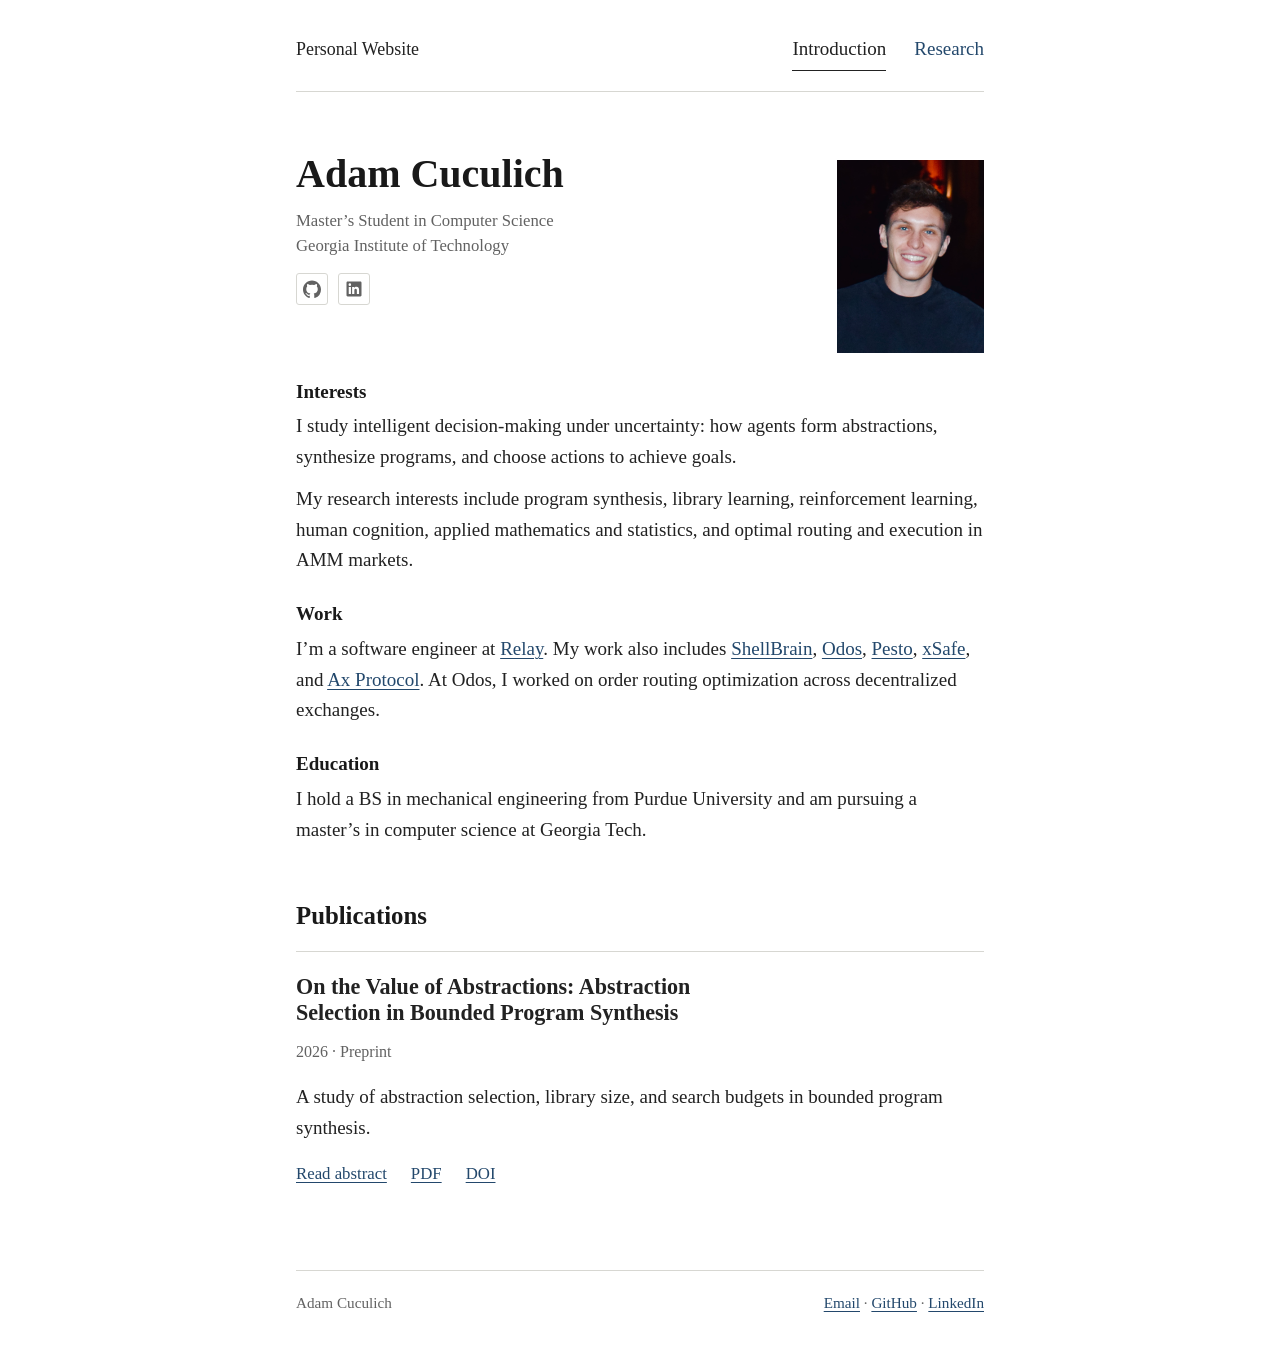
<file: docs/index.html>
<!doctype html>
<!-- Personal website: accessible static content and discovery metadata. -->
<html lang="en">
<head>
  <meta charset="utf-8">
  <meta name="viewport" content="width=device-width, initial-scale=1">
  <title>Adam Cuculich</title>
  <meta name="description" content="Adam Cuculich. Computer science at Georgia Tech. Research in program synthesis, abstraction learning, and cognition.">
  <meta name="author" content="Adam Cuculich">
  <link rel="canonical" href="https://adamcuculich.com/">
  <link rel="icon" type="image/svg+xml" href="assets/favicon.svg">
  <link rel="stylesheet" href="assets/style.css?v=8e6626f594a3">
  <meta property="og:type" content="website">
  <meta property="og:title" content="Adam Cuculich">
  <meta property="og:description" content="Adam Cuculich. Computer science at Georgia Tech. Research in program synthesis, abstraction learning, and cognition.">
  <meta property="og:url" content="https://adamcuculich.com/">
  <meta property="og:site_name" content="Adam Cuculich">
  
  <script type="application/ld+json">{"@context": "https://schema.org", "@type": "Person", "name": "Adam Cuculich", "url": "https://adamcuculich.com/", "email": "mailto:adam@cuculich.me", "affiliation": {"@type": "CollegeOrUniversity", "name": "Georgia Institute of Technology"}, "sameAs": ["https://github.com/cucupac"]}</script>
</head>
<body class="home">
  <a class="skip-link" href="#main">Skip to content</a>
  <header class="site-header">
    <a class="site-name" href="./">Personal Website</a>
    <nav aria-label="Main navigation">
      <a href="" aria-current="page">Introduction</a>
      <a href="research/">Research</a>
    </nav>
  </header>
  <main id="main">
    <section class="introduction" aria-labelledby="name">
      <div class="profile-heading"><div class="profile-text"><h1 id="name">Adam Cuculich</h1><p class="profile-subtitle">Master’s Student in Computer Science<br>Georgia Institute of Technology</p><div class="social-links">
<a href="https://github.com/cucupac" aria-label="GitHub" title="GitHub"><svg viewBox="0 0 24 24" aria-hidden="true"><path fill="currentColor" d="M12 .5C5.37.5 0 5.87 0 12.5c0 5.3 3.44 9.8 8.21 11.39.6.11.82-.26.82-.58v-2.23c-3.34.73-4.04-1.42-4.04-1.42-.55-1.39-1.34-1.76-1.34-1.76-1.09-.75.08-.73.08-.73 1.21.09 1.85 1.24 1.85 1.24 1.07 1.83 2.81 1.3 3.49.99.11-.78.42-1.3.76-1.6-2.67-.3-5.47-1.34-5.47-5.93 0-1.31.47-2.38 1.24-3.22-.13-.3-.54-1.52.12-3.18 0 0 1.01-.32 3.3 1.23a11.5 11.5 0 0 1 6 0c2.29-1.55 3.3-1.23 3.3-1.23.66 1.66.25 2.88.12 3.18.77.84 1.24 1.91 1.24 3.22 0 4.6-2.8 5.62-5.48 5.92.43.37.81 1.1.81 2.22v3.3c0 .32.22.7.83.58A12 12 0 0 0 24 12.5c0-6.63-5.37-12-12-12z"/></svg></a>
<a href="https://www.linkedin.com/in/adamcuculich" aria-label="LinkedIn" title="LinkedIn"><svg viewBox="0 0 24 24" aria-hidden="true"><path fill="currentColor" d="M20.45 2H3.55C2.69 2 2 2.68 2 3.52v16.96c0 .84.69 1.52 1.55 1.52h16.9c.86 0 1.55-.68 1.55-1.52V3.52c0-.84-.69-1.52-1.55-1.52zM7.93 18.75H4.98V9.2h2.95v9.55zM6.45 7.9a1.71 1.71 0 1 1 0-3.42 1.71 1.71 0 0 1 0 3.42zm12.3 10.85H15.8V14.1c0-1.11-.02-2.54-1.55-2.54-1.55 0-1.79 1.21-1.79 2.46v4.73H9.51V9.2h2.83v1.3h.04c.4-.76 1.36-1.56 2.79-1.56 2.99 0 3.58 1.97 3.58 4.53v5.28z"/></svg></a>
</div></div><img class="portrait" src="assets/adam-cuculich.jpg" alt="Adam Cuculich" width="147" height="192"></div>
      <h2>Interests</h2>
      <p>I study intelligent decision-making under uncertainty: how agents form abstractions, synthesize programs, and choose actions to achieve goals.</p>
      <p>My research interests include program synthesis, library learning, reinforcement learning, human cognition, applied mathematics and statistics, and optimal routing and execution in AMM markets.</p>
      <h2>Work</h2>
      <p>I’m a software engineer at <a href="https://relay.link/">Relay</a>. My work also includes <a href="https://shellbrain.ai/">ShellBrain</a>, <a href="https://odos.xyz/">Odos</a>, <a href="https://pesto-docs.vercel.app/">Pesto</a>, <a href="https://xsafe-ui.vercel.app/">xSafe</a>, and <a href="https://ax-protocol.gitbook.io/usx">Ax Protocol</a>. At Odos, I worked on order routing optimization across decentralized exchanges.</p>
      <h2>Education</h2>
      <p>I hold a BS in mechanical engineering from Purdue University and am pursuing a master’s in computer science at Georgia Tech.</p>
    </section>
    <section aria-labelledby="research-heading">
      <h2 id="research-heading">Publications</h2>
      <article class="publication">
        <h3><a href="research/on-the-value-of-abstractions/">On the Value of Abstractions: Abstraction Selection in Bounded Program Synthesis</a></h3>
        <p class="publication-meta">2026 · Preprint</p>
        <p>A study of abstraction selection, library size, and search budgets in bounded program synthesis.</p>
        <p class="publication-links"><a href="research/on-the-value-of-abstractions/">Read abstract</a><a href="research/on-the-value-of-abstractions/on-the-value-of-abstractions.pdf">PDF</a><a href="https://doi.org/10.13140/RG.2.2.17726.24647">DOI</a></p>
      </article>
    </section>
  </main>
  <footer class="site-footer">
    <span>Adam Cuculich</span>
    <span class="footer-links"><a href="mailto:adam@cuculich.me">Email</a> · <a href="https://github.com/cucupac">GitHub</a> · <a href="https://www.linkedin.com/in/adamcuculich">LinkedIn</a></span>
  </footer>
</body>
</html>
</file>
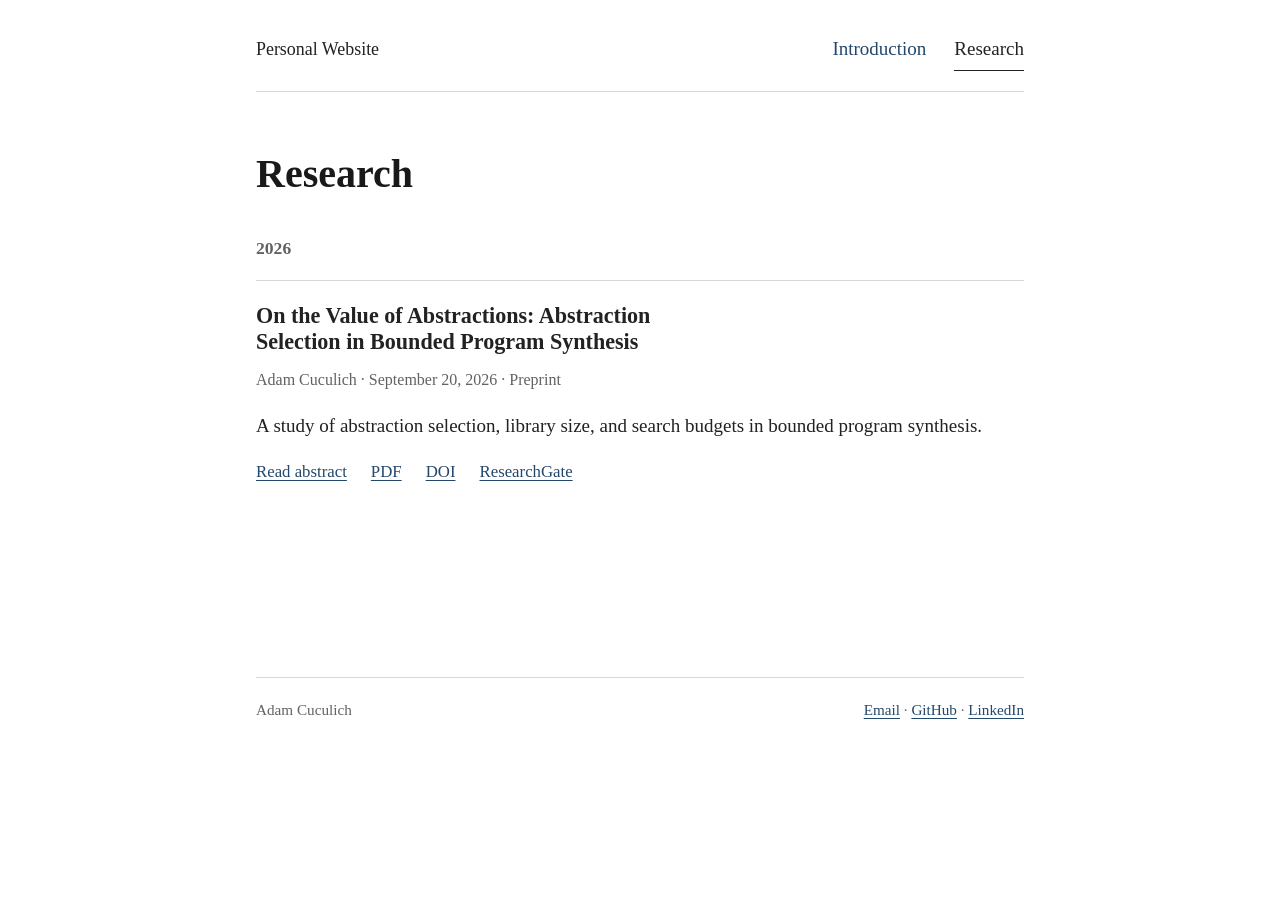
<file: docs/research/index.html>
<!doctype html>
<!-- Personal website: accessible static content and discovery metadata. -->
<html lang="en">
<head>
  <meta charset="utf-8">
  <meta name="viewport" content="width=device-width, initial-scale=1">
  <title>Research — Adam Cuculich</title>
  <meta name="description" content="Research by Adam Cuculich on abstraction selection and bounded program synthesis. Read the preprint and download the paper.">
  <meta name="author" content="Adam Cuculich">
  <link rel="canonical" href="https://adamcuculich.com/research/">
  <link rel="icon" type="image/svg+xml" href="../assets/favicon.svg">
  <link rel="stylesheet" href="../assets/style.css?v=8e6626f594a3">
  <meta property="og:type" content="website">
  <meta property="og:title" content="Research — Adam Cuculich">
  <meta property="og:description" content="Research by Adam Cuculich on abstraction selection and bounded program synthesis. Read the preprint and download the paper.">
  <meta property="og:url" content="https://adamcuculich.com/research/">
  <meta property="og:site_name" content="Adam Cuculich">
  
  <script type="application/ld+json">{"@context": "https://schema.org", "@type": "CollectionPage", "name": "Research — Adam Cuculich", "url": "https://adamcuculich.com/research/", "mainEntity": {"@type": "ItemList", "itemListElement": [{"@type": "ListItem", "position": 1, "url": "https://adamcuculich.com/research/on-the-value-of-abstractions/", "name": "On the Value of Abstractions: Abstraction Selection in Bounded Program Synthesis"}]}}</script>
</head>
<body>
  <a class="skip-link" href="#main">Skip to content</a>
  <header class="site-header">
    <a class="site-name" href="../">Personal Website</a>
    <nav aria-label="Main navigation">
      <a href="../">Introduction</a>
      <a href="../research/" aria-current="page">Research</a>
    </nav>
  </header>
  <main id="main">
    <h1>Research</h1>
    <section aria-labelledby="year-2026">
      <h2 class="year" id="year-2026">2026</h2>
      <article class="publication">
        <h3><a href="on-the-value-of-abstractions/">On the Value of Abstractions: Abstraction Selection in Bounded Program Synthesis</a></h3>
        <p class="publication-meta">Adam Cuculich · September 20, 2026 · Preprint</p>
        <p>A study of abstraction selection, library size, and search budgets in bounded program synthesis.</p>
        <p class="publication-links"><a href="on-the-value-of-abstractions/">Read abstract</a><a href="on-the-value-of-abstractions/on-the-value-of-abstractions.pdf">PDF</a><a href="https://doi.org/10.13140/RG.2.2.17726.24647">DOI</a><a href="https://www.researchgate.net/publication/414515892_On_the_Value_of_Abstractions_Abstraction_Selection_in_Bounded_Program_Synthesis">ResearchGate</a></p>
      </article>
    </section>
  </main>
  <footer class="site-footer">
    <span>Adam Cuculich</span>
    <span class="footer-links"><a href="mailto:adam@cuculich.me">Email</a> · <a href="https://github.com/cucupac">GitHub</a> · <a href="https://www.linkedin.com/in/adamcuculich">LinkedIn</a></span>
  </footer>
</body>
</html>
</file>
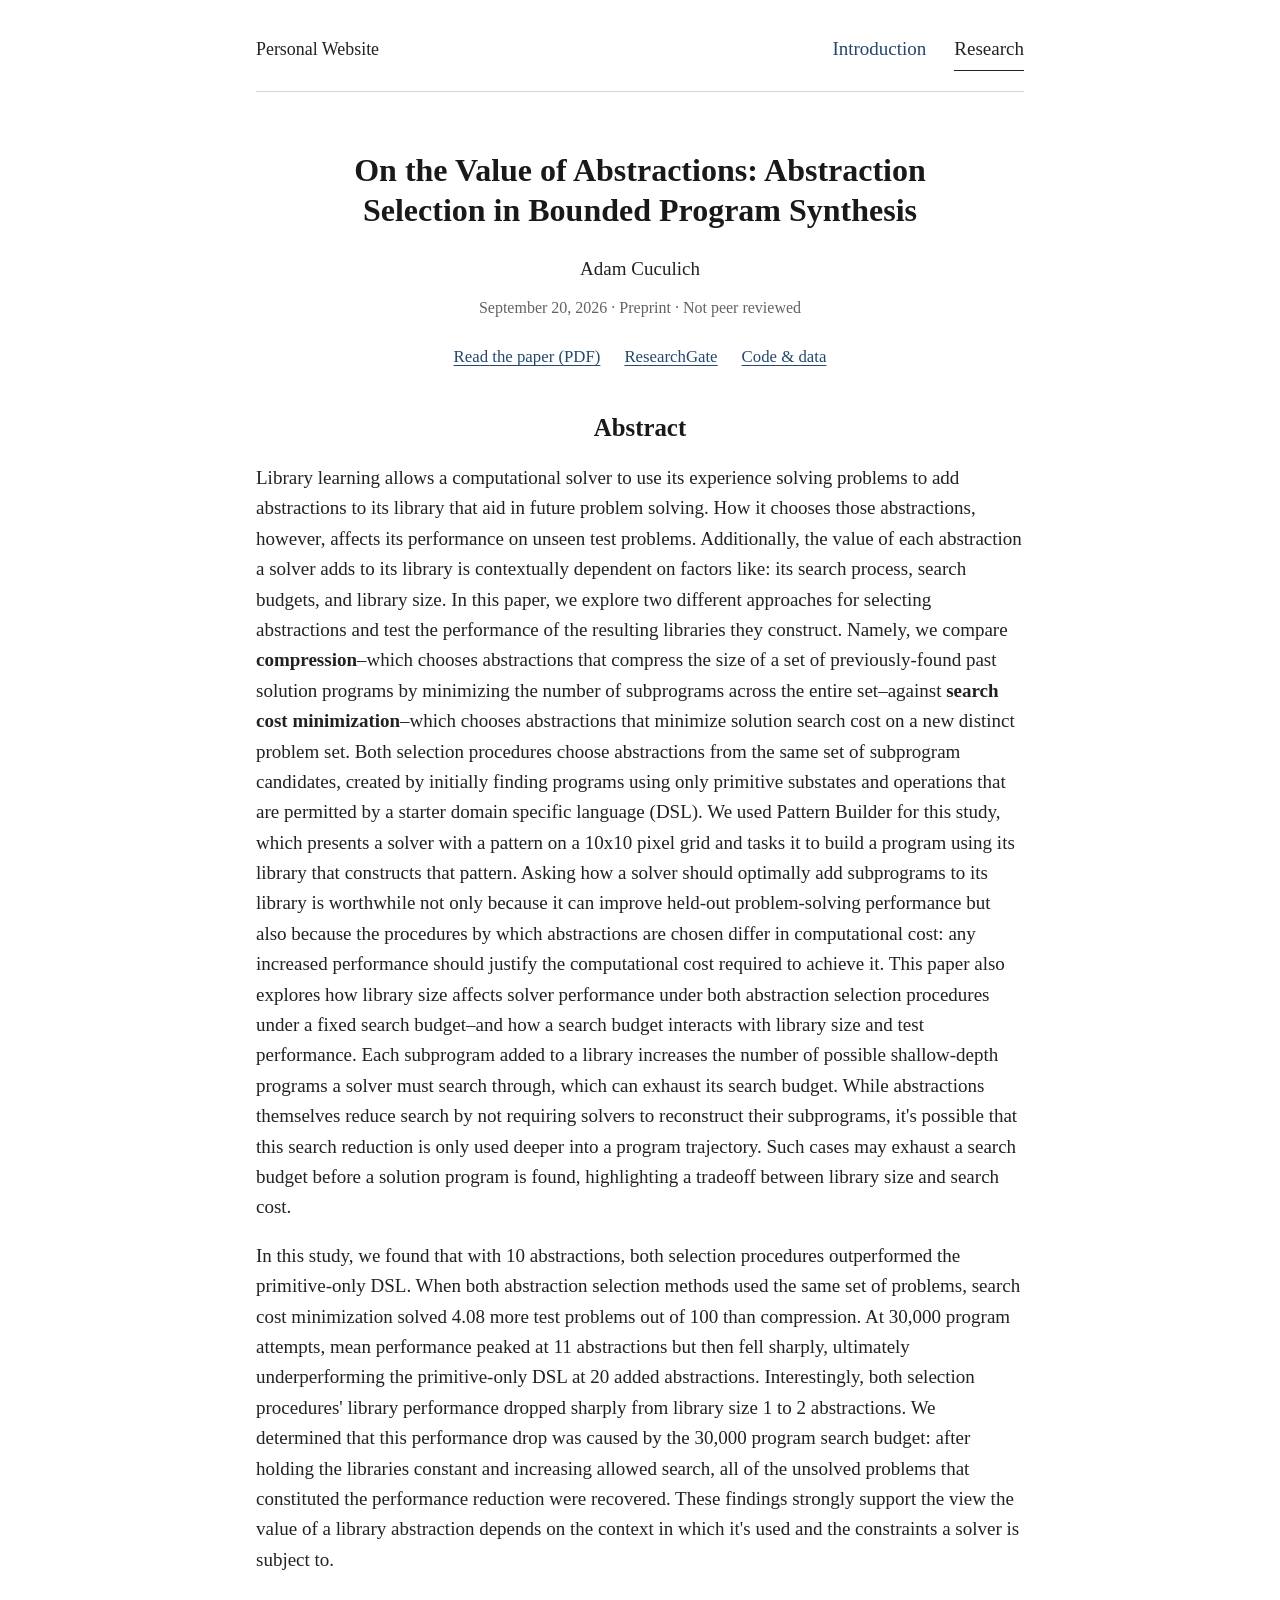
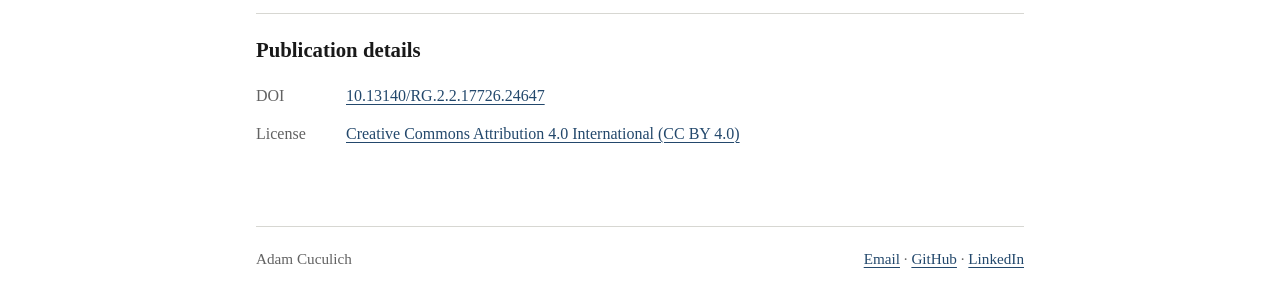
<file: docs/research/on-the-value-of-abstractions/index.html>
<!doctype html>
<!-- Personal website: accessible static content and discovery metadata. -->
<html lang="en">
<head>
  <meta charset="utf-8">
  <meta name="viewport" content="width=device-width, initial-scale=1">
  <title>On the Value of Abstractions: Abstraction Selection in Bounded Program Synthesis — Adam Cuculich</title>
  <meta name="description" content="A study of abstraction selection, library size, and search budgets in bounded program synthesis. Preprint by Adam Cuculich, with the full abstract and an openly available PDF.">
  <meta name="author" content="Adam Cuculich">
  <link rel="canonical" href="https://adamcuculich.com/research/on-the-value-of-abstractions/">
  <link rel="icon" type="image/svg+xml" href="../../assets/favicon.svg">
  <link rel="stylesheet" href="../../assets/style.css?v=8e6626f594a3">
  <meta property="og:type" content="article">
  <meta property="og:title" content="On the Value of Abstractions: Abstraction Selection in Bounded Program Synthesis — Adam Cuculich">
  <meta property="og:description" content="A study of abstraction selection, library size, and search budgets in bounded program synthesis. Preprint by Adam Cuculich, with the full abstract and an openly available PDF.">
  <meta property="og:url" content="https://adamcuculich.com/research/on-the-value-of-abstractions/">
  <meta property="og:site_name" content="Adam Cuculich">
  <meta name="citation_title" content="On the Value of Abstractions: Abstraction Selection in Bounded Program Synthesis">
  <meta name="citation_author" content="Cuculich, Adam">
  <meta name="citation_publication_date" content="2026/09/20">
  <meta name="citation_pdf_url" content="https://adamcuculich.com/research/on-the-value-of-abstractions/on-the-value-of-abstractions.pdf">
  <meta name="citation_abstract_html_url" content="https://adamcuculich.com/research/on-the-value-of-abstractions/">
  <meta name="citation_doi" content="10.13140/RG.2.2.17726.24647">
  <meta name="citation_language" content="en">
  <meta name="citation_keywords" content="program synthesis; abstraction selection; library learning; search cost minimization">
  <script type="application/ld+json">{"@context": "https://schema.org", "@type": "ScholarlyArticle", "headline": "On the Value of Abstractions: Abstraction Selection in Bounded Program Synthesis", "name": "On the Value of Abstractions: Abstraction Selection in Bounded Program Synthesis", "url": "https://adamcuculich.com/research/on-the-value-of-abstractions/", "mainEntityOfPage": "https://adamcuculich.com/research/on-the-value-of-abstractions/", "author": {"@type": "Person", "name": "Adam Cuculich", "url": "https://adamcuculich.com/"}, "datePublished": "2026-09-20", "creativeWorkStatus": "Preprint", "isAccessibleForFree": true, "inLanguage": "en", "license": "https://creativecommons.org/licenses/by/4.0/", "identifier": {"@type": "PropertyValue", "propertyID": "DOI", "value": "10.13140/RG.2.2.17726.24647"}, "sameAs": ["https://doi.org/10.13140/RG.2.2.17726.24647", "https://www.researchgate.net/publication/414515892_On_the_Value_of_Abstractions_Abstraction_Selection_in_Bounded_Program_Synthesis"], "abstract": "Library learning allows a computational solver to use its experience solving problems to add abstractions to its library that aid in future problem solving. How it chooses those abstractions, however, affects its performance on unseen test problems. Additionally, the value of each abstraction a solver adds to its library is contextually dependent on factors like: its search process, search budgets, and library size. In this paper, we explore two different approaches for selecting abstractions and test the performance of the resulting libraries they construct. Namely, we compare compression–which chooses abstractions that compress the size of a set of previously-found past solution programs by minimizing the number of subprograms across the entire set–against search cost minimization–which chooses abstractions that minimize solution search cost on a new distinct problem set. Both selection procedures choose abstractions from the same set of subprogram candidates, created by initially finding programs using only primitive substates and operations that are permitted by a starter domain specific language (DSL). We used Pattern Builder for this study, which presents a solver with a pattern on a 10x10 pixel grid and tasks it to build a program using its library that constructs that pattern. Asking how a solver should optimally add subprograms to its library is worthwhile not only because it can improve held-out problem-solving performance but also because the procedures by which abstractions are chosen differ in computational cost: any increased performance should justify the computational cost required to achieve it. This paper also explores how library size affects solver performance under both abstraction selection procedures under a fixed search budget–and how a search budget interacts with library size and test performance. Each subprogram added to a library increases the number of possible shallow-depth programs a solver must search through, which can exhaust its search budget. While abstractions themselves reduce search by not requiring solvers to reconstruct their subprograms, it's possible that this search reduction is only used deeper into a program trajectory. Such cases may exhaust a search budget before a solution program is found, highlighting a tradeoff between library size and search cost.\n\nIn this study, we found that with 10 abstractions, both selection procedures outperformed the primitive-only DSL. When both abstraction selection methods used the same set of problems, search cost minimization solved 4.08 more test problems out of 100 than compression. At 30,000 program attempts, mean performance peaked at 11 abstractions but then fell sharply, ultimately underperforming the primitive-only DSL at 20 added abstractions. Interestingly, both selection procedures' library performance dropped sharply from library size 1 to 2 abstractions. We determined that this performance drop was caused by the 30,000 program search budget: after holding the libraries constant and increasing allowed search, all of the unsolved problems that constituted the performance reduction were recovered. These findings strongly support the view the value of a library abstraction depends on the context in which it's used and the constraints a solver is subject to.", "encoding": {"@type": "MediaObject", "encodingFormat": "application/pdf", "contentUrl": "https://adamcuculich.com/research/on-the-value-of-abstractions/on-the-value-of-abstractions.pdf"}}</script>
</head>
<body>
  <a class="skip-link" href="#main">Skip to content</a>
  <header class="site-header">
    <a class="site-name" href="../../">Personal Website</a>
    <nav aria-label="Main navigation">
      <a href="../../">Introduction</a>
      <a href="../../research/" aria-current="true">Research</a>
    </nav>
  </header>
  <main id="main">
    <article class="paper">
      <header class="paper-header">
        <h1>On the Value of Abstractions: Abstraction Selection in Bounded Program Synthesis</h1>
        <p class="paper-author"><a href="../../">Adam Cuculich</a></p>
        <p class="publication-meta"><time datetime="2026-09-20">September 20, 2026</time> · Preprint · Not peer reviewed</p>
        <p class="publication-links"><a href="on-the-value-of-abstractions.pdf">Read the paper (PDF)</a><a href="https://www.researchgate.net/publication/414515892_On_the_Value_of_Abstractions_Abstraction_Selection_in_Bounded_Program_Synthesis">ResearchGate</a><a href="https://github.com/cucupac/program-synthesis">Code &amp; data</a></p>
      </header>
      <section class="abstract" aria-labelledby="abstract-heading">
        <h2 id="abstract-heading">Abstract</h2>
        <p>Library learning allows a computational solver to use its experience solving problems to add abstractions to its library that aid in future problem solving. How it chooses those abstractions, however, affects its performance on unseen test problems. Additionally, the value of each abstraction a solver adds to its library is contextually dependent on factors like: its search process, search budgets, and library size. In this paper, we explore two different approaches for selecting abstractions and test the performance of the resulting libraries they construct. Namely, we compare <strong>compression</strong>–which chooses abstractions that compress the size of a set of previously-found past solution programs by minimizing the number of subprograms across the entire set–against <strong>search cost minimization</strong>–which chooses abstractions that minimize solution search cost on a new distinct problem set. Both selection procedures choose abstractions from the same set of subprogram candidates, created by initially finding programs using only primitive substates and operations that are permitted by a starter domain specific language (DSL). We used Pattern Builder for this study, which presents a solver with a pattern on a 10x10 pixel grid and tasks it to build a program using its library that constructs that pattern. Asking how a solver should optimally add subprograms to its library is worthwhile not only because it can improve held-out problem-solving performance but also because the procedures by which abstractions are chosen differ in computational cost: any increased performance should justify the computational cost required to achieve it. This paper also explores how library size affects solver performance under both abstraction selection procedures under a fixed search budget–and how a search budget interacts with library size and test performance. Each subprogram added to a library increases the number of possible shallow-depth programs a solver must search through, which can exhaust its search budget. While abstractions themselves reduce search by not requiring solvers to reconstruct their subprograms, it&#x27;s possible that this search reduction is only used deeper into a program trajectory. Such cases may exhaust a search budget before a solution program is found, highlighting a tradeoff between library size and search cost.</p>
<p>In this study, we found that with 10 abstractions, both selection procedures outperformed the primitive-only DSL. When both abstraction selection methods used the same set of problems, search cost minimization solved 4.08 more test problems out of 100 than compression. At 30,000 program attempts, mean performance peaked at 11 abstractions but then fell sharply, ultimately underperforming the primitive-only DSL at 20 added abstractions. Interestingly, both selection procedures&#x27; library performance dropped sharply from library size 1 to 2 abstractions. We determined that this performance drop was caused by the 30,000 program search budget: after holding the libraries constant and increasing allowed search, all of the unsolved problems that constituted the performance reduction were recovered. These findings strongly support the view the value of a library abstraction depends on the context in which it&#x27;s used and the constraints a solver is subject to.</p>
      </section>
      <section class="paper-details" aria-labelledby="publication-details">
        <h2 id="publication-details">Publication details</h2>
        <dl>
          <dt>DOI</dt><dd><a href="https://doi.org/10.13140/RG.2.2.17726.24647">10.13140/RG.2.2.17726.24647</a></dd>
          <dt>License</dt><dd><a rel="license" href="https://creativecommons.org/licenses/by/4.0/">Creative Commons Attribution 4.0 International (CC BY 4.0)</a></dd>
        </dl>
      </section>
    </article>
  </main>
  <footer class="site-footer">
    <span>Adam Cuculich</span>
    <span class="footer-links"><a href="mailto:adam@cuculich.me">Email</a> · <a href="https://github.com/cucupac">GitHub</a> · <a href="https://www.linkedin.com/in/adamcuculich">LinkedIn</a></span>
  </footer>
</body>
</html>
</file>
<file: docs/assets/style.css>
/* Shared typography and layout for the personal site and research pages. */
:root { color-scheme: light; --ink: #222; --muted: #626262; --rule: #d7d7d2; --link: #23486c; }
* { box-sizing: border-box; }
html { background: #fff; }
body { max-width: 840px; margin: 0 auto; padding: 0 36px; color: var(--ink); font-family: "Times New Roman", Times, "Liberation Serif", serif; font-size: 19px; line-height: 1.6; }
.home { max-width: 760px; }
a { color: var(--link); text-decoration-thickness: 1px; text-underline-offset: 3px; }
a:hover { color: #111; }
a:focus-visible { outline: 2px solid var(--link); outline-offset: 5px; }
h1, h2, h3 { color: #191919; line-height: 1.2; text-wrap: balance; }
h1 { font-size: 2.5rem; margin: 0 0 24px; font-weight: 600; }
h2 { font-size: 1.55rem; margin: 0 0 20px; }
h3 { font-size: 1.38rem; margin: 0 0 12px; }
p { margin: 0 0 18px; }
.site-header { display: flex; align-items: center; justify-content: space-between; gap: 24px; padding: 28px 0 20px; border-bottom: 1px solid var(--rule); }
.site-name { color: var(--ink); text-decoration: none; font-size: 1.12rem; }
nav { display: flex; gap: 28px; margin-left: auto; }
nav a { text-decoration: none; padding: 6px 0; }
nav a[aria-current] { color: var(--ink); border-bottom: 1px solid; }
main { padding: 58px 0 64px; min-height: 65vh; }
.introduction { margin-bottom: 56px; }
.introduction h2 { font-size: 1em; font-weight: 700; font-style: normal; margin-bottom: 8px; }
.introduction h2:first-of-type + p { margin-bottom: 12px; }
.introduction p + h2 { margin-top: 28px; }
.affiliation { line-height: 1.5; }
.interests { max-width: 620px; margin-top: 28px; }
.separator { margin: 0 12px; color: var(--muted); }
.publication { border-top: 1px solid var(--rule); padding-top: 22px; }
.publication h3 a { color: var(--ink); text-decoration: none; }
.publication h3 a:hover { text-decoration: underline; }
.publication-meta { color: var(--muted); font-size: 1rem; }
.publication-links { display: flex; flex-wrap: wrap; gap: 10px 24px; font-size: 1.05rem; }
.year { font-size: 1.1rem; color: var(--muted); margin-top: 40px; }
.paper-header { text-align: center; margin-bottom: 42px; }
.paper-header h1 { font-size: 2rem; line-height: 1.25; }
.paper-author { margin-bottom: 10px; }
.paper-author a { color: inherit; text-decoration: none; }
.paper-header .publication-links { justify-content: center; margin-top: 24px; }
.abstract h2 { text-align: center; }
.abstract p { text-align: left; }
.paper-details { border-top: 1px solid var(--rule); padding-top: 24px; margin-top: 38px; }
.paper-details h2 { font-size: 1.3rem; }
dl { display: grid; grid-template-columns: 70px 1fr; gap: 12px 20px; font-size: 1rem; }
dt { color: var(--muted); }
dd { margin: 0; overflow-wrap: anywhere; }
.site-footer { display: flex; justify-content: space-between; flex-wrap: wrap; gap: 12px; border-top: 1px solid var(--rule); padding: 20px 0 36px; color: var(--muted); font-size: .95rem; }
.skip-link { position: absolute; left: -10000px; }
.skip-link:focus { position: fixed; top: 12px; left: 12px; background: white; padding: 8px 14px; z-index: 1; }
@media (max-width: 540px) {
  body { padding: 0 22px; font-size: 18px; }
  .site-header { gap: 12px; }
  nav { gap: 18px; }
  main { padding-top: 38px; }
  h1 { font-size: 2.1rem; }
  .paper-header h1 { font-size: 1.65rem; }
  .paper-header .publication-links { gap: 10px 20px; }
  .introduction { margin-bottom: 42px; }
  dl { grid-template-columns: 1fr; gap: 2px; }
  dd { margin-bottom: 12px; }
}
@media print {
  body { max-width: none; padding: 0; font-size: 11pt; }
  .site-header, .site-footer, .skip-link { display: none; }
  main { padding: 0; }
  a { color: inherit; }
}

.profile-heading { display:flex; align-items:flex-start; justify-content:space-between; gap:24px; margin-bottom:28px; }
.profile-heading h1 { margin:0; }
.profile-subtitle { margin:10px 0 0; font-size:0.88em; line-height:1.5; font-weight:400; color:var(--muted); }
.portrait { flex-shrink:0; width:147px; height:192.23px; object-fit:cover; border-radius:0; margin-top:10px; }
@media(max-width:540px) { .profile-heading { gap:16px; } .profile-heading h1 { font-size:clamp(1.5rem, 6vw, 2.1rem); } .portrait { width:125px; height:164.75px; margin-top:8px; } }
@media(max-width:540px) { .site-header { flex-wrap:wrap; } nav { gap:18px; } }
.social-links { display:flex; gap:10px; margin-top:14px; } .social-links a { display:inline-flex; align-items:center; justify-content:center; width:32px; height:32px; border:1px solid var(--rule); border-radius:3px; color:var(--muted); } .social-links a:hover { color:var(--link); } .social-links svg { width:18px; height:18px; }
</file>
